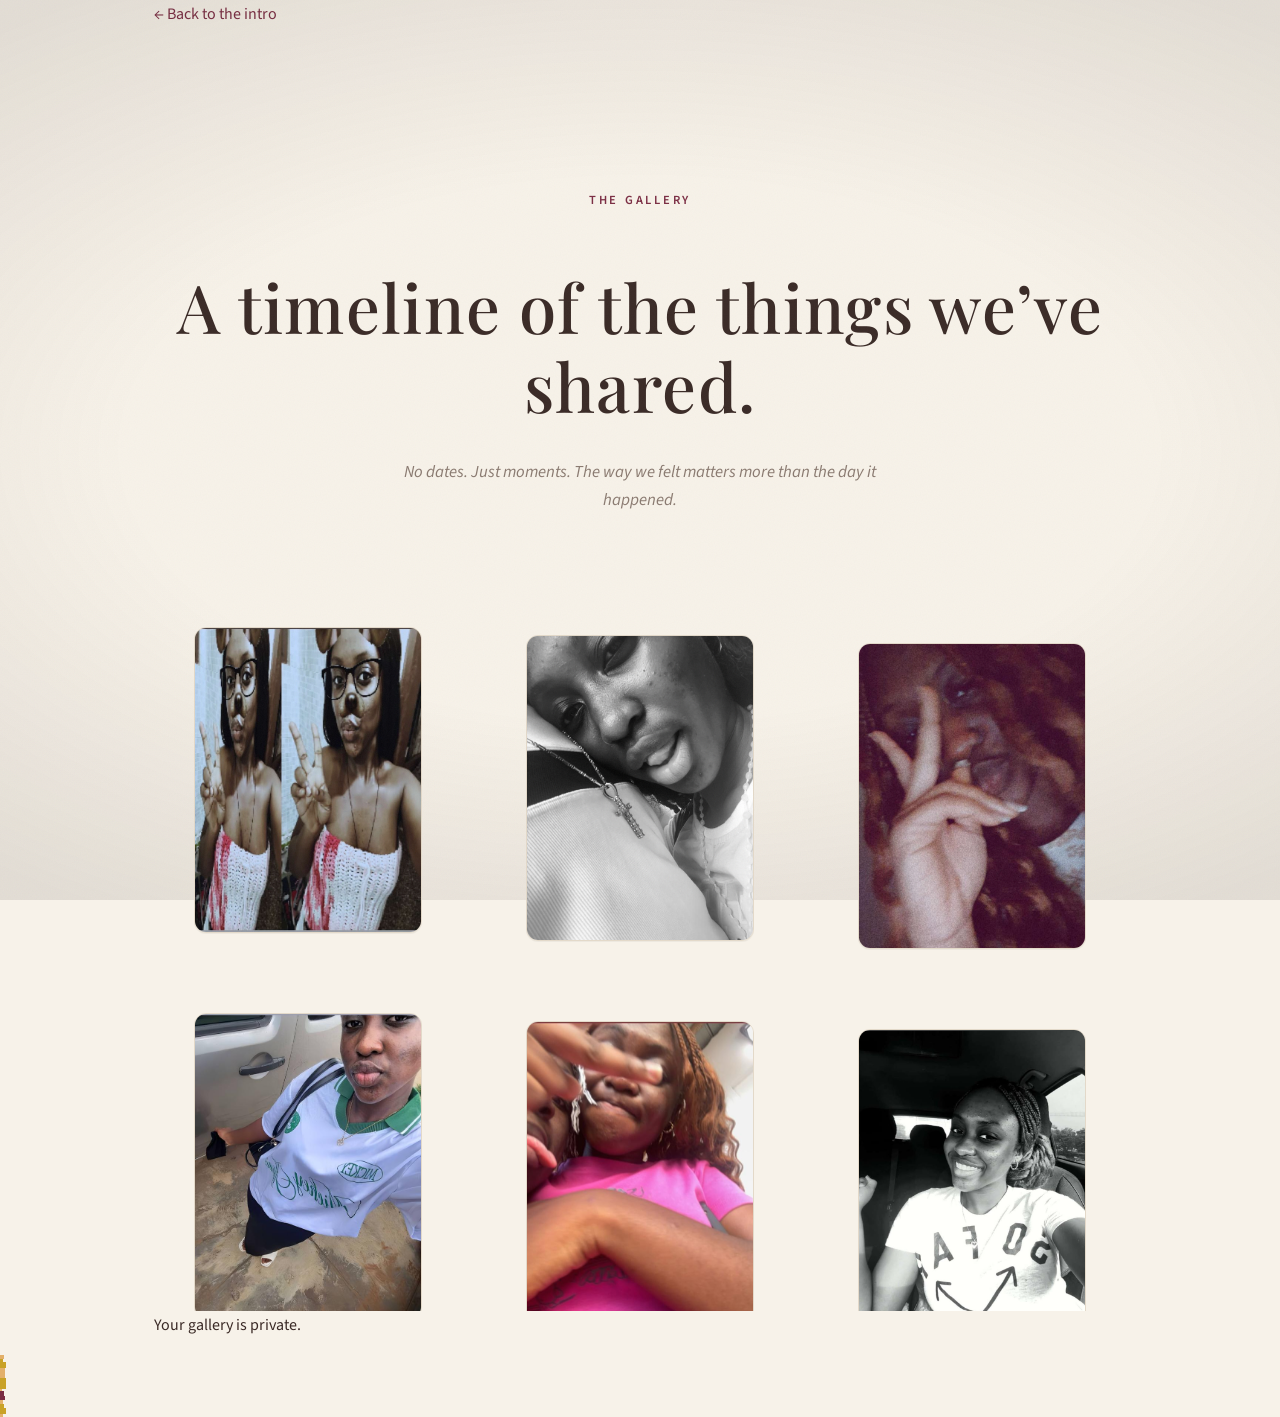
<file: gallery.html>
<!DOCTYPE html>
<html lang="en">
<head>
  <meta charset="UTF-8">
  <meta name="viewport" content="width=device-width, initial-scale=1.0">
  <title>The Gallery — Happy Birthday</title>
  <meta name="description" content="A timeline of the things we've shared." />
  <link rel="preconnect" href="https://fonts.googleapis.com">
  <link rel="preconnect" href="https://fonts.gstatic.com" crossorigin>
  <link href="https://fonts.googleapis.com/css2?family=Playfair+Display:ital,wght@0,500;1,500&family=Source+Sans+3:wght@400;600&display=swap" rel="stylesheet">
  <link rel="stylesheet" href="styles.css">
</head>
<body>
  <main class="wrap">
    <nav class="wrap nav" aria-label="Page navigation">
      <a href="index.html">&larr; Back to the intro</a>
    </nav>

    <section class="intro">
      <div class="reveal" data-delay="1">
        <p class="eyebrow">The Gallery</p>
        <h1>A timeline of the things we&rsquo;ve shared.</h1>
        <p class="intro-sub">No dates. Just moments. The way we felt matters more than the day it happened.</p>
      </div>
    </section>

    <div class="gallery-grid wrap" id="galleryGrid">
      <figure class="photo-card reveal" data-delay="1">
        <img src="assets/Images/WhatsApp Image 2026-10-10 at 10.54.21.jpeg" alt="The day we met" loading="lazy">
        <figcaption><strong>How we met</strong><span>The first time we looked at each other like that.</span></figcaption>
      </figure>

      <figure class="photo-card reveal" data-delay="2">
        <img src="assets/Images/WhatsApp Image 2026-10-01 at 21.16.52.jpeg" alt="A love moment" loading="lazy">
        <figcaption><strong>A love moment</strong><span>When it didn&rsquo;t feel like anything needed to change.</span></figcaption>
      </figure>

      <figure class="photo-card reveal" data-delay="3">
        <img src="assets/Images/WhatsApp Image 2026-10-01 at 21.16.52 (1).jpeg" alt="A trip" loading="lazy">
        <figcaption><strong>A trip</strong><span>The place we went, the way it smelled there.</span></figcaption>
      </figure>

      <figure class="photo-card reveal" data-delay="4">
        <img src="assets/Images/WhatsApp Image 2026-10-01 at 21.16.52 (2).jpeg" alt="Ordinary Tuesday" loading="lazy">
        <figcaption><strong>Ordinary Tuesday</strong><span>What made this Tuesday ordinary in the best way.</span></figcaption>
      </figure>

      <figure class="photo-card reveal" data-delay="5">
        <img src="assets/Images/WhatsApp Image 2026-10-01 at 21.16.52 (3).jpeg" alt="Now" loading="lazy">
        <figcaption><strong>Now</strong><span>Some days, I still can&rsquo;t believe you&rsquo;re mine.</span></figcaption>
      </figure>

      <figure class="photo-card reveal" data-delay="6">
        <img src="assets/Images/WhatsApp Image 2026-10-08 at 13.59.22.jpeg" alt="Night light" loading="lazy">
        <figcaption><strong>Night light</strong><span>The quiet hours, when it&rsquo;s just us.</span></figcaption>
      </figure>
    </div>

    <footer class="wrap footer">
      <p>Your gallery is private.</p>
    </footer>
  </main>

  <script src="app.js"></script>
</body>
</html>
</file>
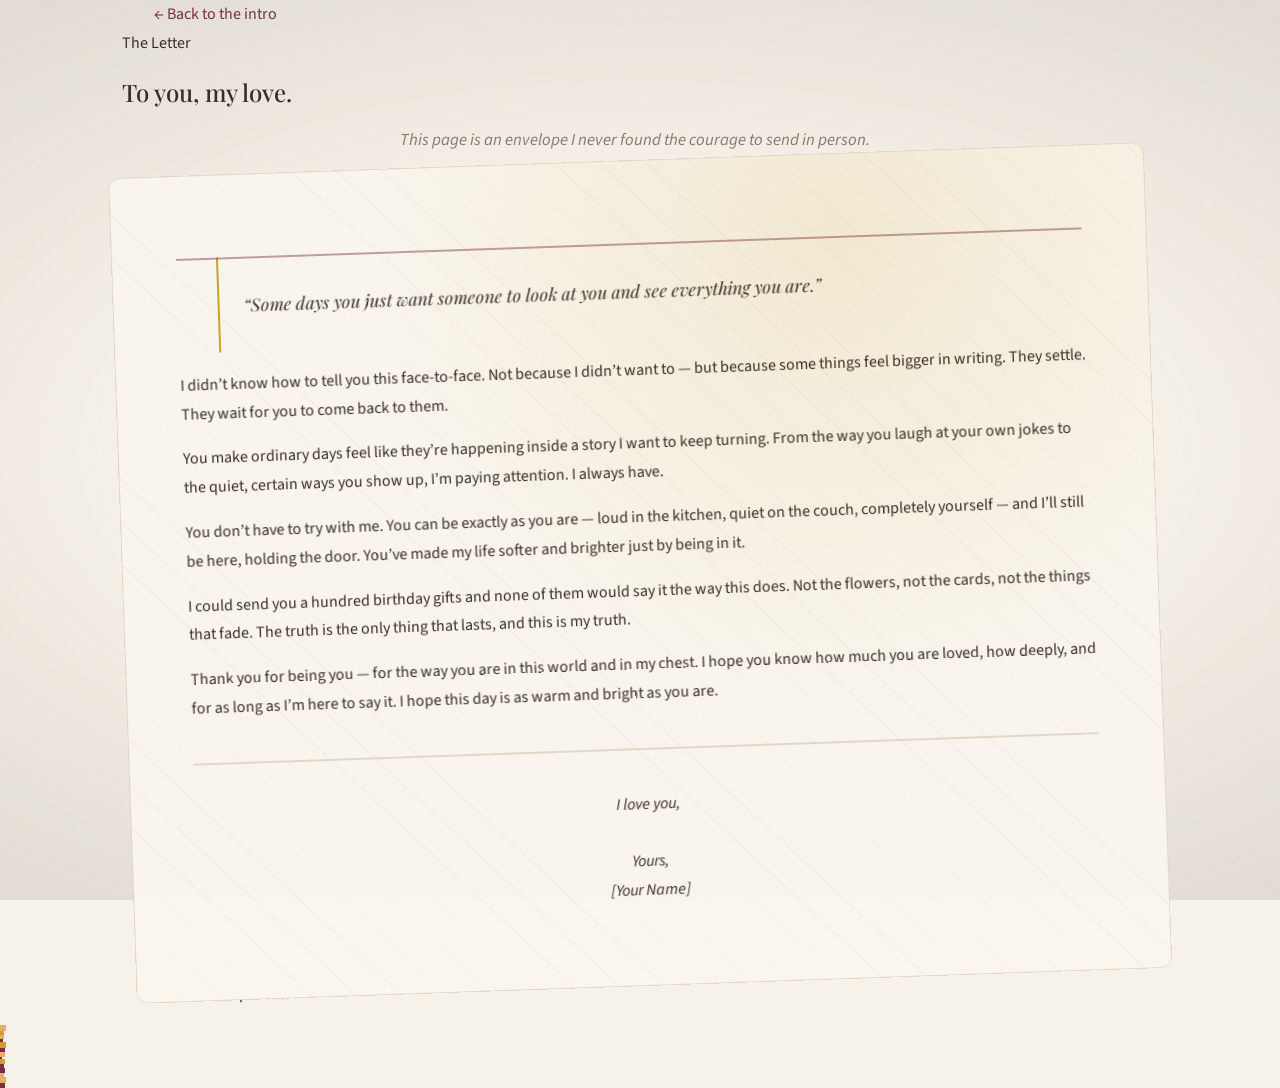
<file: letter.html>
<!DOCTYPE html>
<html lang="en">
<head>
  <meta charset="UTF-8" />
  <meta name="viewport" content="width=device-width, initial-scale=1.0" />
  <title>The Letter — Happy Birthday</title>
  <meta name="description" content="The letter, just for her." />
  <link rel="preconnect" href="https://fonts.googleapis.com" />
  <link rel="preconnect" href="https://fonts.gstatic.com" crossorigin />
  <link href="https://fonts.googleapis.com/css2?family=Playfair+Display:ital,wght@0,500;1,500&family=Source+Sans+3:wght@400;600&display=swap" rel="stylesheet" />
  <link rel="stylesheet" href="styles.css" />
</head>
<body>

  <main class="wrap">

    <nav class="wrap nav" aria-label="Page navigation">
      <a href="index.html">&larr; Back to the intro</a>
    </nav>

    <section class="page-head">
      <p class="eyebrow">The Letter</p>
      <h1>To you, my love.</h1>
      <p class="intro-sub">This page is an envelope I never found the courage to send in person.</p>
    </section>

    <div class="letter-paper wrap">
      <div class="unfold-entry" id="unfoldEntry">
        <p>Unfolding the letter&hellip;</p>
      </div>
      <div class="letter-body reveal" data-delay="1">
        <blockquote class="letter-quote">&ldquo;Some days you just want someone to look at you and see everything you are.&rdquo;</blockquote>
        <p>
          I didn&rsquo;t know how to tell you this face-to-face. Not because I
          didn&rsquo;t want to &mdash; but because some things feel bigger in
          writing. They settle. They wait for you to come back to them.
        </p>
        <p>
          You make ordinary days feel like they&rsquo;re happening inside a
          story I want to keep turning. From the way you laugh at your own
          jokes to the quiet, certain ways you show up, I&rsquo;m paying
          attention. I always have.
        </p>
        <p>
          You don&rsquo;t have to try with me. You can be exactly as you are
          &mdash; loud in the kitchen, quiet on the couch, completely yourself
          &mdash; and I&rsquo;ll still be here, holding the door. You&rsquo;ve
          made my life softer and brighter just by being in it.
        </p>
        <p>
          I could send you a hundred birthday gifts and none of them would
          say it the way this does. Not the flowers, not the cards, not the
          things that fade. The truth is the only thing that lasts, and this
          is my truth.
        </p>
        <p>
          Thank you for being you &mdash; for the way you are in this world
          and in my chest. I hope you know how much you are loved, how deeply,
          and for as long as I&rsquo;m here to say it. I hope this day is as
          warm and bright as you are.
        </p>

        <hr class="letter-rule" />
        <p class="letter-sign"><span class="signature">I love you,</span><br>Yours,<br>[Your Name]</p>
      </div>
    </div>

    <footer class="wrap footer">
      <p>This letter is private.</p>
    </footer>

  </main>

  <script src="app.js"></script>
</body>
</html>
</file>
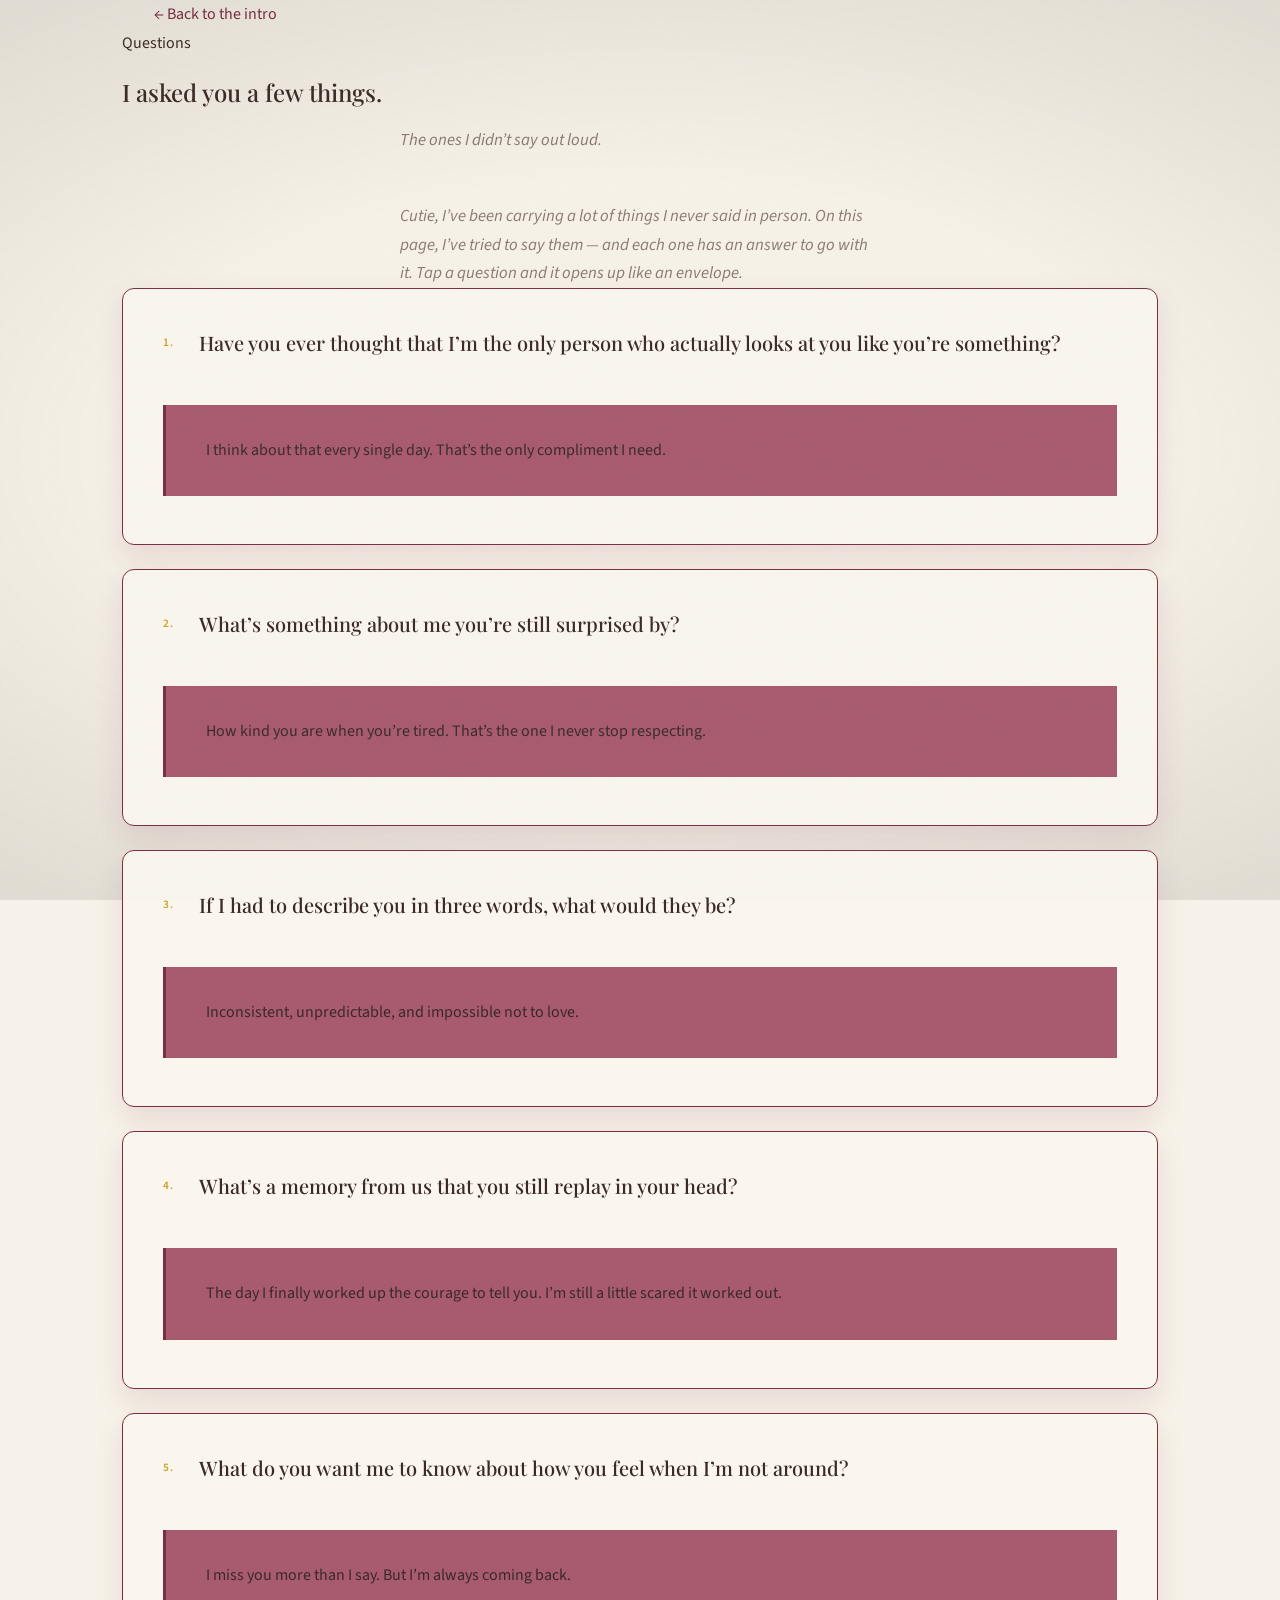
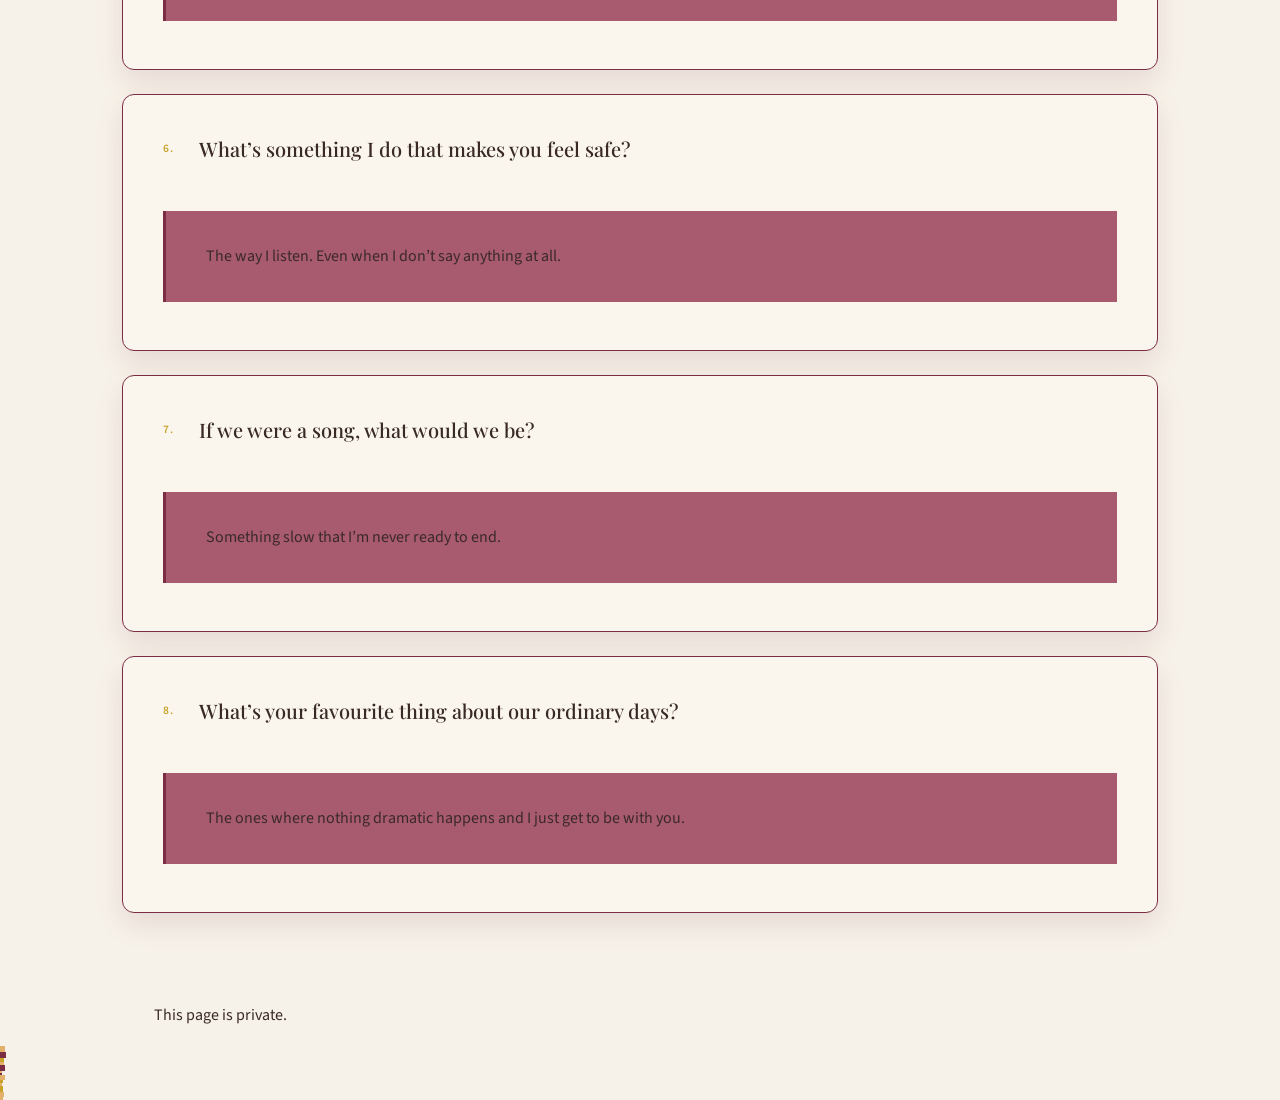
<file: questions.html>
<!DOCTYPE html>
<html lang="en">
<head>
  <meta charset="UTF-8" />
  <meta name="viewport" content="width=device-width, initial-scale=1.0" />
  <title>Questions for Gwiyomi — Happy Birthday</title>
  <meta name="description" content="The questions I've been hiding — came out on this page." />
  <link rel="preconnect" href="https://fonts.googleapis.com" />
  <link rel="preconnect" href="https://fonts.gstatic.com" crossorigin />
  <link href="https://fonts.googleapis.com/css2?family=Playfair+Display:ital,wght@0,500;1,500&family=Source+Sans+3:wght@400;600&display=swap" rel="stylesheet" />
  <link rel="stylesheet" href="styles.css" />
</head>
<body>

  <main class="wrap">

    <nav class="wrap nav" aria-label="Page navigation">
      <a href="index.html">&larr; Back to the intro</a>
    </nav>

    <section class="page-head">
      <p class="eyebrow">Questions</p>
      <h1>I asked you a few things.</h1>
      <p class="intro-sub">The ones I didn&rsquo;t say out loud.</p>
    </section>

    <div class="questions wrap">

      <p class="intro-sub">
        Cutie, I&rsquo;ve been carrying a lot of things I never said in person.
        On this page, I&rsquo;ve tried to say them &mdash; and each one has an answer to go with it.
        Tap a question and it opens up like an envelope.
      </p>

      <details class="q-card reveal" data-delay="1" open>
        <summary>
          <span class="q-number">1.</span>
          <span class="q-text">Have you ever thought that I&rsquo;m the only person who actually looks at you like you&rsquo;re something?</span>
        </summary>
        <p class="q-answer">I think about that every single day. That&rsquo;s the only compliment I need.</p>
      </details>

      <details class="q-card reveal" data-delay="2" open>
        <summary>
          <span class="q-number">2.</span>
          <span class="q-text">What&rsquo;s something about me you&rsquo;re still surprised by?</span>
        </summary>
        <p class="q-answer">How kind you are when you&rsquo;re tired. That&rsquo;s the one I never stop respecting.</p>
      </details>

      <details class="q-card reveal" data-delay="3" open>
        <summary>
          <span class="q-number">3.</span>
          <span class="q-text">If I had to describe you in three words, what would they be?</span>
        </summary>
        <p class="q-answer">Inconsistent, unpredictable, and impossible not to love.</p>
      </details>

      <details class="q-card reveal" data-delay="4" open>
        <summary>
          <span class="q-number">4.</span>
          <span class="q-text">What&rsquo;s a memory from us that you still replay in your head?</span>
        </summary>
        <p class="q-answer">The day I finally worked up the courage to tell you. I&rsquo;m still a little scared it worked out.</p>
      </details>

      <details class="q-card reveal" data-delay="5" open>
        <summary>
          <span class="q-number">5.</span>
          <span class="q-text">What do you want me to know about how you feel when I&rsquo;m not around?</span>
        </summary>
        <p class="q-answer">I miss you more than I say. But I&rsquo;m always coming back.</p>
      </details>

      <details class="q-card reveal" data-delay="6" open>
        <summary>
          <span class="q-number">6.</span>
          <span class="q-text">What&rsquo;s something I do that makes you feel safe?</span>
        </summary>
        <p class="q-answer">The way I listen. Even when I don&rsquo;t say anything at all.</p>
      </details>

      <details class="q-card reveal" data-delay="7" open>
        <summary>
          <span class="q-number">7.</span>
          <span class="q-text">If we were a song, what would we be?</span>
        </summary>
        <p class="q-answer">Something slow that I&rsquo;m never ready to end.</p>
      </details>

      <details class="q-card reveal" data-delay="8" open>
        <summary>
          <span class="q-number">8.</span>
          <span class="q-text">What&rsquo;s your favourite thing about our ordinary days?</span>
        </summary>
        <p class="q-answer">The ones where nothing dramatic happens and I just get to be with you.</p>
      </details>

    </div>

    <footer class="wrap footer">
      <p>This page is private.</p>
    </footer>

  </main>

  <script src="app.js"></script>
</body>
</html>
</file>
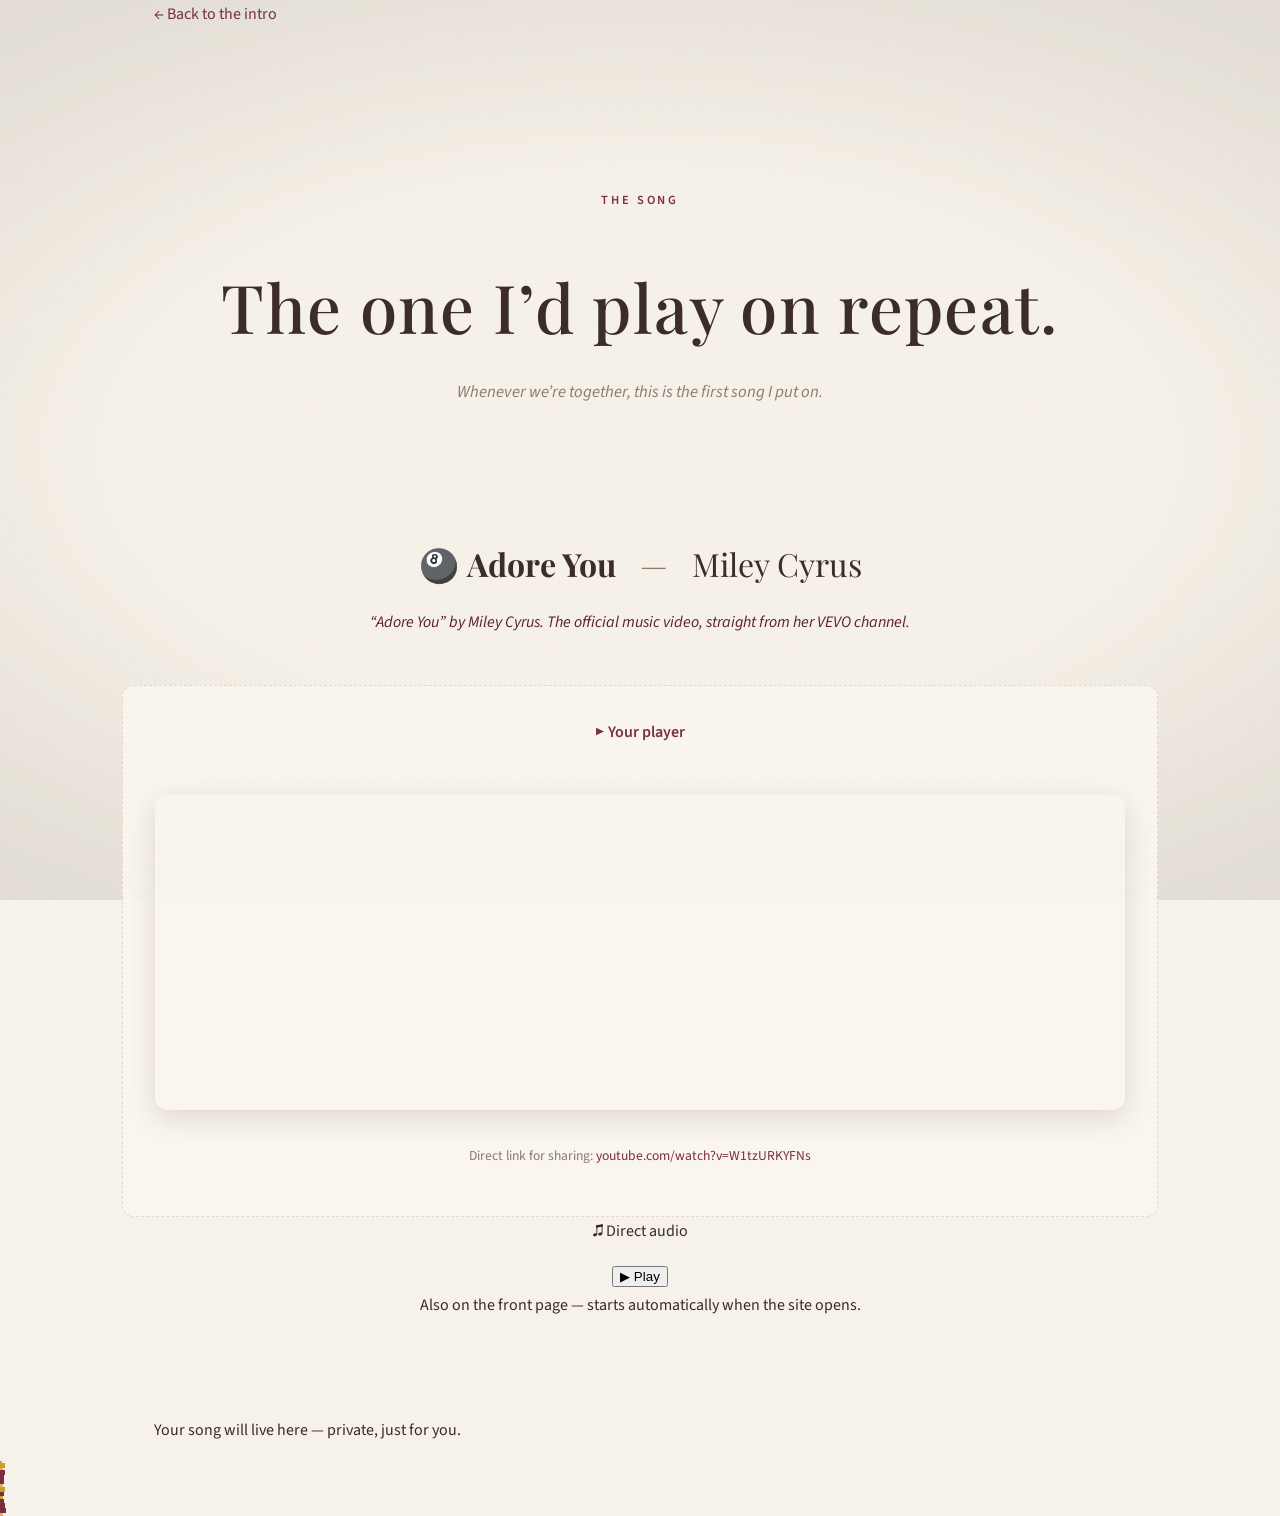
<file: song.html>
<!DOCTYPE html>
<html lang="en">
<head>
  <meta charset="UTF-8">
  <meta name="viewport" content="width=device-width, initial-scale=1.0">
  <title>The Song — Happy Birthday</title>
  <meta name="description" content="Your song, waiting." />
  <link rel="preconnect" href="https://fonts.googleapis.com">
  <link rel="preconnect" href="https://fonts.gstatic.com" crossorigin>
  <link href="https://fonts.googleapis.com/css2?family=Playfair+Display:ital,wght@0,500;1,500&family=Source+Sans+3:wght@400;600&display=swap" rel="stylesheet">
  <link rel="stylesheet" href="styles.css">
</head>
<body>
  <main class="wrap">
    <nav class="wrap nav" aria-label="Page navigation">
      <a href="index.html">&larr; Back to the intro</a>
    </nav>

    <section class="intro">
      <div class="reveal" data-delay="1">
        <p class="eyebrow">The Song</p>
        <h1>The one I&rsquo;d play on repeat.</h1>
        <p class="intro-sub">Whenever we&rsquo;re together, this is the first song I put on.</p>
      </div>
    </section>

    <div class="song-block wrap">
      <p class="song-meta">
        <span>&#127921;</span>
        <strong>Adore You</strong>
        <span class="dash">&mdash;</span>
        <span>Miley Cyrus</span>
      </p>
      <p class="song-sub"><em>&ldquo;Adore You&rdquo; by Miley Cyrus. The official music video, straight from her VEVO channel.</em></p>

      <div class="embed-cue reveal" data-delay="2">
        <p class="embed-label">&#9654; Your player</p>
        <div class="embed-row">
          <iframe class="youtube-embed" width="100%" height="315" src="https://www.youtube.com/embed/W1tzURKYFNs" title="Adore You (Official Music Video) by Miley Cyrus" frameborder="0" allow="accelerometer; autoplay; clipboard-write; encrypted-media; gyroscope; picture-in-picture" allowfullscreen></iframe>
        </div>
        <p class="embed-hint">Direct link for sharing: <a href="https://www.youtube.com/watch?v=W1tzURKYFNs" target="_blank" rel="noopener">youtube.com/watch?v=W1tzURKYFNs</a></p>
      </div>

      <div class="audio-block reveal" data-delay="3">
        <p class="audio-label">&#9835; Direct audio</p>
        <audio id="giftMusic2" preload="auto">
          <source src="assets/song/adore-you.mp3" type="audio/mpeg">
          Your browser does not support the audio element.
        </audio>
        <button class="btn" id="playSongBtn">&#9654; Play</button>
        <p class="audio-hint">Also on the front page &mdash; starts automatically when the site opens.</p>
      </div>
    </div>

    <footer class="wrap footer">
      <p>Your song will live here &mdash; private, just for you.</p>
    </footer>
  </main>

  <script>
    (function () {
      "use strict";
      var audio = document.getElementById("giftMusic2");
      var btn = document.getElementById("playSongBtn");
      if (btn) btn.addEventListener("click", function () { audio.play().catch(function () {}); });
      // autoplay
      audio.play().catch(function () {});
    })();
  </script>
  <script src="app.js"></script>
</body>
</html>
</file>
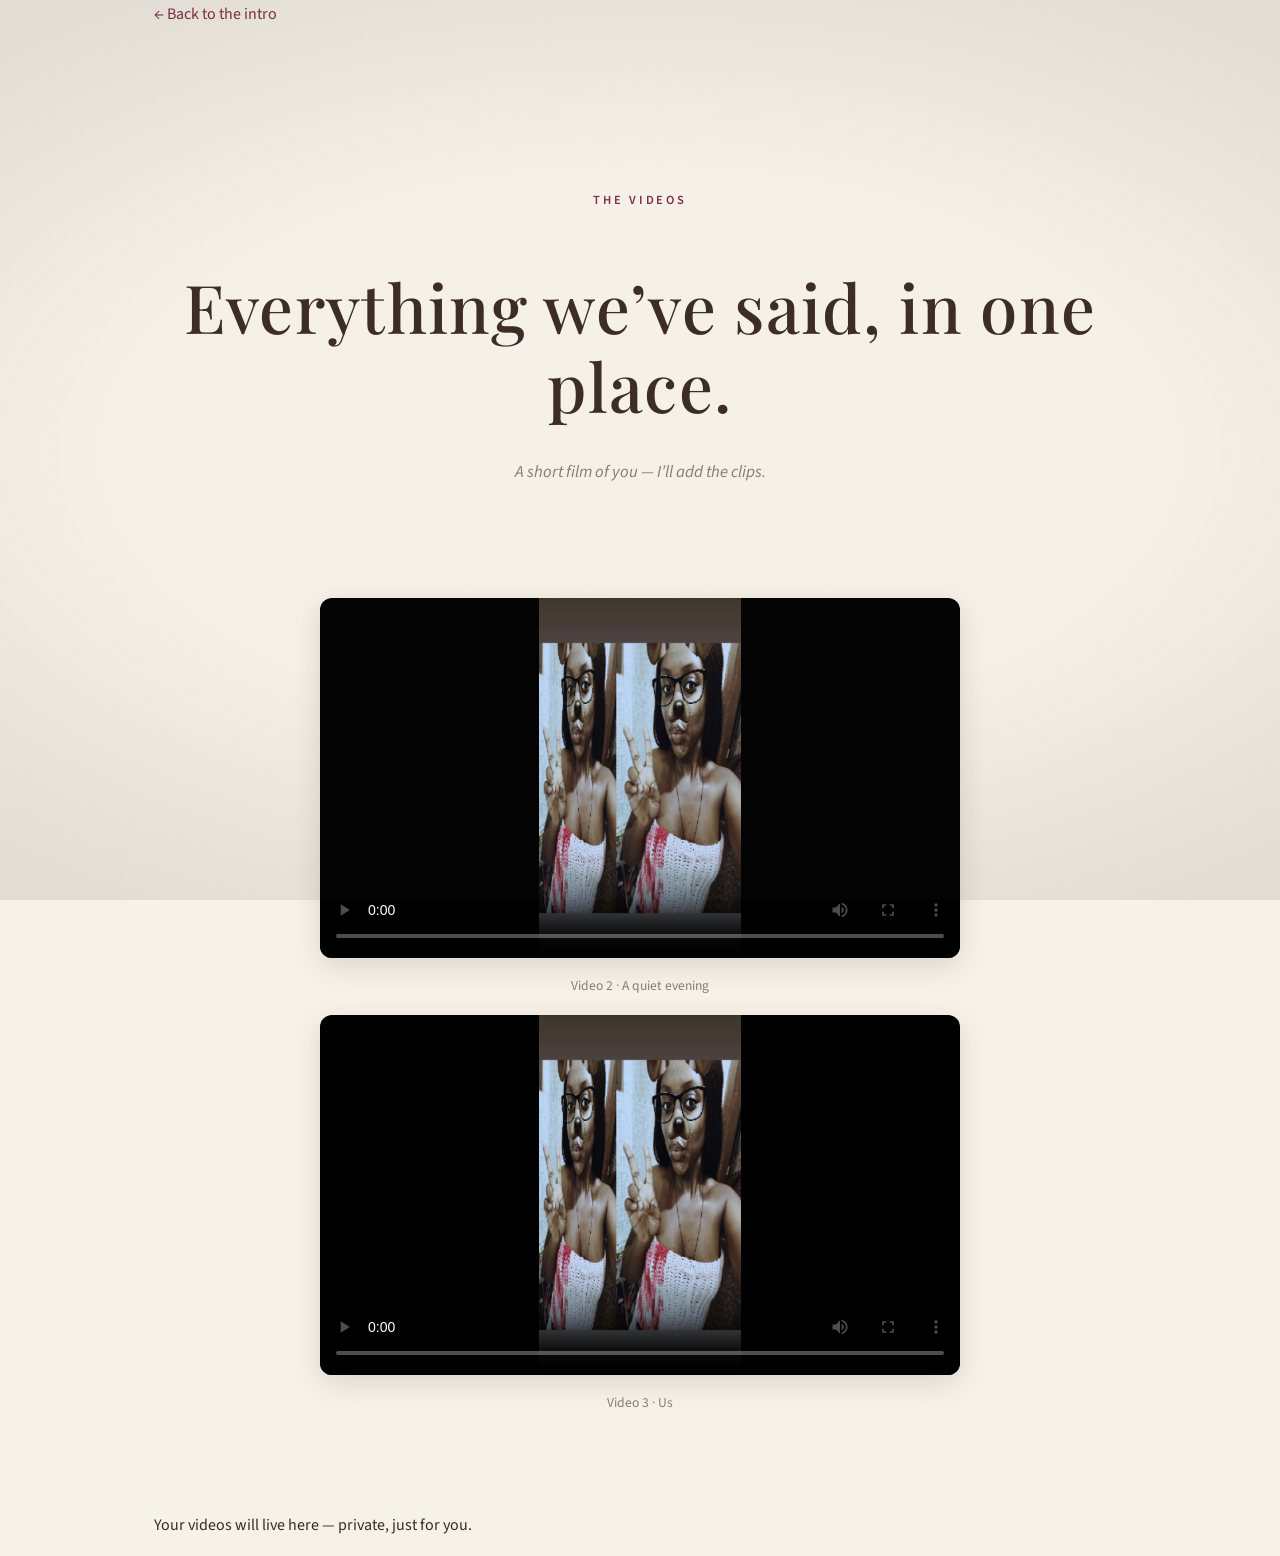
<file: videos.html>
<!DOCTYPE html>
<html lang="en">
<head>
  <meta charset="UTF-8">
  <meta name="viewport" content="width=device-width, initial-scale=1.0">
  <title>The Videos — Happy Birthday</title>
  <meta name="description" content="Our moments, in video." />
  <link rel="preconnect" href="https://fonts.googleapis.com">
  <link rel="preconnect" href="https://fonts.gstatic.com" crossorigin>
  <link href="https://fonts.googleapis.com/css2?family=Playfair+Display:ital,wght@0,500;1,500&family=Source+Sans+3:wght@400;600&display=swap" rel="stylesheet">
  <link rel="stylesheet" href="styles.css">
</head>
<body>
  <main class="wrap">
    <nav class="wrap nav" aria-label="Page navigation">
      <a href="index.html">&larr; Back to the intro</a>
    </nav>

    <section class="intro">
      <div class="reveal" data-delay="1">
        <p class="eyebrow">The Videos</p>
        <h1>Everything we&rsquo;ve said, in one place.</h1>
        <p class="intro-sub">A short film of you &mdash; I&rsquo;ll add the clips.</p>
      </div>
    </section>

    <div class="video-player wrap">
      <div class="video-row reveal" data-delay="1">
        <video class="video-card" poster="assets/Images/WhatsApp Image 2026-10-10 at 10.54.21.jpeg" preload="metadata" playsinline controls>
          <source src="assets/Videos/WhatsApp Video 2026-10-10 at 10.54.19.mp4" type="video/mp4" />
          Your browser does not support the video tag.
        </video>
        <p class="video-cap">Video 1 &middot; The beginning</p>
      </div>

      <div class="video-row reveal" data-delay="2">
        <video class="video-card" poster="assets/Images/WhatsApp Image 2026-10-10 at 10.54.21.jpeg" preload="metadata" playsinline controls>
          <source src="assets/Videos/WhatsApp Video 2026-10-10 at 10.54.28.mp4" type="video/mp4" />
          Your browser does not support the video tag.
        </video>
        <p class="video-cap">Video 2 &middot; A quiet evening</p>
      </div>

      <div class="video-row reveal" data-delay="3">
        <video class="video-card" poster="assets/Images/WhatsApp Image 2026-10-10 at 10.54.21.jpeg" preload="metadata" playsinline controls>
          <source src="assets/Videos/WhatsApp Video 2026-10-10 at 10.54.40.mp4" type="video/mp4" />
          Your browser does not support the video tag.
        </video>
        <p class="video-cap">Video 3 &middot; Us</p>
      </div>
    </div>

    <footer class="wrap footer">
      <p>Your videos will live here &mdash; private, just for you.</p>
    </footer>
  </main>

  <script src="app.js"></script>
</body>
</html>
</file>
<file: styles.css>
/**
 * Birthday Gift Site — Refined Design System v2
 * Reference: cattpine (polished, "SO CUTEEE"), yepaauoii (pink theme + music embed)
 * Palette: warm parchment + deep rose + soft gold
 * Presentation: the gift is an unboxing of elegance — rich, warm, premium.
 */

:root {
  /* ── Palette (romantic warm, premium) ── */
  --paper:       #F7F2E9;   /* warm parchment */
  --paper-soft:  #FAF6EE;   /* card surface */
  --paper-card:  #EFE5D6;   /* deeper parchment for text-on-parchment */
  --ink:         #3A2A26;   /* deep espresso */
  --ink-muted:   #5C4A43;   /* softer ink for fine print */
  --rose:        #7B2D43;   /* primary — deep rose */
  --rose-deep:   #5C1D2E;   /* deeper rose for hover/strong */
  --rose-soft:   #A85A6E;   /* mid rose for eyebrow/cues */
  --rose-glow:   #E8C9D8;   /* rose tint for glows/borders */
  --rose-tint:   #F3E4EA;   /* rose bloom for backgrounds */
  --gold:        #C9A227;   /* secondary — soft gold */
  --gold-soft:   #E3B06A;   /* lighter gold for glows */
  --taupe:       #8A7A70;   /* muted text & borders */
  --taupe-soft:  #B8A89C;   /* slightly brighter taupe */
  --line:        #E3D9C9;   /* hairline rules */
  --line-soft:   #E9E0D2;

  /* ── Type tokens ── */
  --font-serif:  "Playfair Display", "Georgia", serif;
  --font-sans:   "Source Sans 3", "Inter", "Helvetica Neue", sans-serif;

  /* ── Spacing scale (looser, premium) ── */
  --space-1: 0.5rem;
  --space-2: 1rem;
  --space-3: 1.5rem;
  --space-4: 2rem;
  --space-5: 2.5rem;
  --space-6: 3rem;
  --space-8: 4rem;
  --space-10: 5rem;
  --space-12: 6rem;
  --space-14: 7rem;
  --space-16: 8rem;
  --space-20: 10rem;

  /* ── Layout ── */
  --max-width: 1100px;
  --radius: 12px;
  --radius-sm: 6px;
  --radius-full: 9999px;

  /* ── Motion ── */
  --ease-soft: cubic-bezier(0.25, 0.46, 0.45, 0.94);
  --ease-bouncy: cubic-bezier(0.34, 1.56, 0.64, 1);
  --duration-slow: 1.2s;
  --duration-soft: 0.7s;
  --duration-faster: 0.35s;
  --reveal-distance: 28px;
}

* { box-sizing: border-box; }

html { scroll-behavior: smooth; }

body {
  background: var(--paper);
  color: var(--ink);
  font-family: var(--font-sans);
  font-size: 1rem;
  line-height: 1.8;
  -webkit-font-smoothing: antialiased;
  text-rendering: optimizeLegibility;
  margin: 0;
  padding: 0;
  min-height: 100vh;
  position: relative;
}

/* ── Grain overlay (decorative, never blocks clicks) ── */
body::after {
  content: "";
  position: fixed;
  inset: 0;
  pointer-events: none;
  z-index: 9999;
  opacity: 0.04;
  background-image: url("data:image/svg+xml,%3Csvg xmlns='http://www.w3.org/2000/svg' width='120' height='120'%3E%3Cfilter id='n'%3E%3CfeTurbulence type='fractalNoise' baseFrequency='0.85' numOctaves='2' stitchTiles='stitch'/%3E%3C/filter%3E%3Crect width='120' height='120' filter='url(%23n)' opacity='1'/%3E%3C/svg%3E");
  background-repeat: repeat;
  background-size: 120px 120px;
}

/* ── Vignette (deepens edges, adds warmth) ── */
body::before {
  content: "";
  position: fixed;
  inset: 0;
  pointer-events: none;
  z-index: 0;
  background: radial-gradient(ellipse 80% 60% at center, transparent 50%, rgba(58,42,38,0.10) 100%);
}

/* ── Selection ── */
::selection { background: var(--rose); color: var(--paper); }

/* ── Scrollbar (thin, elegant) ── */
::-webkit-scrollbar { width: 8px; height: 8px; }
::-webkit-scrollbar-track { background: var(--paper-soft); }
::-webkit-scrollbar-thumb { background: var(--rose); border-radius: var(--radius-sm); }
::-webkit-scrollbar-thumb:hover { background: var(--rose-deep); }

/* ── Layout helpers ── */
.wrap { max-width: var(--max-width); margin: 0 auto; padding: 0 var(--space-4); }

/* ── Decorative boundary: thin gold rules above and below every section ── */
.section {
  position: relative;
  padding: var(--space-12) 0;
}
.section::before,
.section::after {
  content: "";
  position: absolute;
  left: 0;
  right: 0;
  height: 1px;
  background: linear-gradient(90deg, transparent, var(--gold-soft), transparent);
}
.section::before { top: 0; }
.section::after { bottom: 0; }

/* ── Reveal on scroll ── */
.reveal {
  opacity: 0;
  transform: translateY(var(--reveal-distance));
  transition: opacity var(--duration-soft) var(--ease-soft),
              transform var(--duration-slow) var(--ease-soft);
}
.reveal.in { opacity: 1; transform: translateY(0); }
.reveal[data-delay="1"] { transition-delay: 0.1s; }
.reveal[data-delay="2"] { transition-delay: 0.2s; }
.reveal[data-delay="3"] { transition-delay: 0.3s; }
.reveal[data-delay="4"] { transition-delay: 0.4s; }
.reveal[data-delay="5"] { transition-delay: 0.5s; }
.reveal[data-delay="6"] { transition-delay: 0.6s; }

/* ── Typography ── */
h1, h2, h3, h4, .serif { font-family: var(--font-serif); font-weight: 500; line-height: 1.18; color: var(--ink); }
p  { margin: 0 0 var(--space-2); }
a  { color: var(--rose); text-decoration: none; }
strong { color: var(--ink); }
em { font-style: italic; }

/* ═══════════════════════════════
   INTRO (index.html)
   ═════════════════════════════== */
.intro {
  padding: var(--space-20) 0 var(--space-12);
  text-align: center;
  position: relative;
  overflow: hidden;
}
.intro .eyebrow {
  text-transform: uppercase;
  letter-spacing: 0.22em;
  font-size: 0.78rem;
  font-weight: 600;
  color: var(--rose);
}
.intro h1 { font-size: clamp(2.6rem, 6vw, 4.2rem); letter-spacing: 0.02em; margin-bottom: var(--space-4); }
.intro .opening-note {
  max-width: 560px;
  margin: 0 auto var(--space-6);
  color: var(--taupe);
}
.intro .opening-note + .opening-note { margin-top: var(--space-2); }
/* ── Gold rule accent below intro heading ── */
.intro .gold-rule {
  position: relative;
  max-width: 600px;
  margin: var(--space-6) auto var(--space-4);
}
.intro .gold-rule::after {
  content: "";
  position: absolute;
  left: 50%;
  transform: translateX(-50%);
  width: 60px;
  height: 2px;
  background: linear-gradient(90deg, var(--gold), transparent);
  border-radius: 2px;
}
.intro .gold-rule.gold-thick::after {
  width: 80px;
}
.intro .gold-rule.gold-full::after {
  width: 100%;
}



.intro-sub {
  max-width: 480px;
  margin: 0 auto;
  color: var(--taupe);
  font-style: italic;
  font-size: 1.05rem;
  line-height: 1.7;
}
/* ── Gift envelope / letter CTA ── */
.envelope {
  display: inline-flex;
  flex-direction: column;
  align-items: center;
  gap: var(--space-3);
  background:
    radial-gradient(circle at 30% 20%, rgba(201,162,39,0.18), transparent 55%),
    var(--paper-soft);
  border: 1px solid var(--line);
  border-radius: var(--radius);
  padding: var(--space-6);
  max-width: 400px;
  margin: var(--space-4) auto;
  box-shadow: 0 8px 24px rgba(60,30,20,0.10);
  transition: transform var(--duration-soft) var(--ease-soft),
              box-shadow var(--duration-soft) var(--ease-soft);
}
.envelope:hover {
  transform: translateY(-6px);
  box-shadow: 0 14px 36px rgba(123,45,67,0.16);
}
.envelope-label { font-weight: 600; color: var(--rose); font-size: 1rem; }
.envelope-copy { color: var(--taupe); font-style: italic; font-size: 1rem; }

/* ═══════════════════════════════
   LETTER
   ═════════════════════════════== */
.letter-paper {
  background:
    radial-gradient(circle at 70% 10%, rgba(201,162,39,0.14), transparent 45%),
    var(--paper-soft);
  border: 1px solid var(--line);
  border-radius: var(--radius);
  padding: var(--space-8);
  position: relative;
  overflow: hidden;
}
.letter-paper::before {
  content: "";
  position: absolute;
  inset: 0;
  background:
    repeating-linear-gradient(45deg, transparent, transparent 30px, rgba(123,45,67,0.045) 30px, rgba(123,45,67,0.045) 31px);
  pointer-events: none;
}
.unfold-entry {
  position: absolute;
  inset: 0;
  background: var(--paper);
  border-radius: var(--radius);
  border: 1px dashed var(--line);
  display: flex;
  align-items: center;
  justify-content: center;
  text-align: center;
  padding: var(--space-8);
  color: var(--taupe);
  font-style: italic;
  opacity: 0;
  transition: opacity var(--duration-slow) var(--ease-soft),
              transform var(--duration-slow) var(--ease-soft);
}
.unfold-entry.show { opacity: 1; transform: translateY(0); }
.letter-body { position: relative; z-index: 1; }
.letter-paper h1 { text-align: center; font-size: clamp(1.7rem, 3.5vw, 2.5rem); margin-bottom: var(--space-3); }
.letter-quote {
  font-family: var(--font-serif);
  font-style: italic;
  border-left: 2px solid var(--gold);
  padding: var(--space-4) var(--space-3);
  color: var(--ink);
  font-size: 1.1rem;
  font-style: italic;
}
.letter-rule { border: none; border-top: 2px solid var(--line); margin: var(--space-5) 0; }
.letter-rule::after {
  content: "";
  position: absolute;
  inset: 0 0 0 0;
  border-top: 2px solid var(--rose);
  opacity: 0.45;
  border-radius: 0;
}
.letter-sign { text-align: center; font-style: italic; color: var(--ink); margin-top: var(--space-5); }
.letter-sign .signature { display: block; }

/* ═══════════════════════════════
   QUESTIONS
   ═════════════════════════════== */
.questions { padding: var(--space-6) 0 var(--space-8); }

/* A single question card — native <details> fold-out */
.q-card {
  background: var(--paper-soft);
  border: 1px solid var(--line);
  border-radius: var(--radius);
  padding: var(--space-5) var(--space-5) var(--space-4);
  margin-bottom: var(--space-3);
  position: relative;
  overflow: hidden;
  transition: border-color var(--duration-soft) var(--ease-soft),
              box-shadow var(--duration-soft) var(--ease-soft);
}
.q-card:hover {
  border-color: var(--rose);
  box-shadow: 0 12px 28px rgba(123,45,67,0.12);
}
.q-card[open] {
  border-color: var(--rose);
  box-shadow: 0 12px 28px rgba(123,45,67,0.12);
}

/* The question summary row */
.q-card summary {
  list-style: none;
  cursor: pointer;
  display: flex;
  align-items: center;
  gap: var(--space-3);
  font-family: var(--font-serif);
  font-size: 1.25rem;
  color: var(--ink);
  line-height: 1.4;
}
.q-card summary::-webkit-details-marker { display: none; }
.q-card[open] summary { padding-bottom: var(--space-2); }

/* The question number */
.q-number {
  font-family: var(--font-sans);
  font-size: 0.72rem;
  font-weight: 600;
  letter-spacing: 0.12em;
  color: var(--gold);
  text-transform: uppercase;
  flex-shrink: 0;
}

/* The question text */
.q-text {
  font-weight: 500;
  color: var(--ink);
  transition: color var(--duration-soft) var(--ease-soft);
}
.q-card:hover .q-text { color: var(--rose); }

/* The answer panel that folds out */
.q-answer {
  margin-top: var(--space-4);
  padding: var(--space-4) var(--space-5);
  border-left: 3px solid var(--rose);
  background: rgba(123,45,67,0.04);
  color: var(--ink);
  font-size: 1rem;
  line-height: 1.7;
  transition: background var(--duration-soft) var(--ease-soft);
}
.q-card[open] .q-answer { background: var(--rose-soft); }

/* ═══════════════════════════════
   GALLERY
   ═════════════════════════════== */
.gallery-grid {
  display: grid;
  grid-template-columns: repeat(auto-fill, minmax(250px, 1fr));
  gap: var(--space-3);
  overflow: hidden;
  scroll-snap-type: x mandatory;
  -webkit-overflow-scrolling: touch;
}
.photo-card {
  background: var(--paper-soft);
  border: 1px solid var(--line);
  border-radius: var(--radius);
  overflow: hidden;
  box-shadow: 0 1px 0 rgba(0,0,0,0.04);
  scroll-snap-align: start;
  transition: transform var(--duration-soft) var(--ease-soft),
              box-shadow var(--duration-soft) var(--ease-soft);
}
.photo-card:hover { transform: translateY(-4px); box-shadow: 0 12px 28px rgba(123,45,67,0.15); }
.photo-card img {
  width: 100%;
  aspect-ratio: 4 / 3;
  object-fit: cover;
  display: block;
  background: var(--paper-soft);
  position: relative;
  transition: transform var(--duration-soft) var(--ease-soft);
}
.photo-card:hover img { transform: scale(1.02); }
.photo-card figcaption {
  padding: var(--space-3);
  text-align: center;
}
.photo-card figcaption strong {
  display: block;
  font-family: var(--font-serif);
  color: var(--ink);
}
.photo-card figcaption span { color: var(--taupe); font-size: 0.85rem; }

/* ═══════════════════════════════
   SONG
   ═════════════════════════════== */
.song-block { text-align: center; padding: var(--space-4) 0 var(--space-10); }
.song-block .song-meta {
  font-family: var(--font-serif);
  font-size: 2rem;
  color: var(--ink);
  margin-bottom: var(--space-2);
}
.song-block .song-meta .dash { margin: 0 var(--space-2); color: var(--taupe); }
.song-block .song-sub { color: var(--taupe); font-style: italic; margin-bottom: var(--space-6); }
.song-block .song-sub em { font-style: italic; color: var(--rose-deep); }
.embed-cue {
  background: var(--paper-soft);
  border: 1px dashed var(--line);
  border-radius: var(--radius);
  padding: var(--space-4);
  text-align: center;
}
.embed-cue .embed-label { font-weight: 600; color: var(--rose); margin-bottom: var(--space-3); }
.embed-cue .embed-hint { font-size: 0.85rem; color: var(--taupe); }
.embed-cue .youtube-embed {
  border-radius: var(--radius);
  overflow: hidden;
  box-shadow: 0 8px 28px rgba(60,30,20,0.14);
  margin: var(--space-3) 0;
}

/* ═══════════════════════════════
   VIDEOS
   ═════════════════════════════== */
.video-player { padding: var(--space-2) 0 var(--space-10); }
.video-row {
  display: flex;
  flex-direction: column;
  align-items: center;
  gap: var(--space-2);
}
.video-card {
  width: 100%;
  max-width: 640px;
  aspect-ratio: 16 / 9;
  border: none;
  display: block;
  background: #000;
  color: #fff;
  border-radius: var(--radius);
  box-shadow: 0 8px 28px rgba(60,30,20,0.14);
  transition: transform var(--duration-soft) var(--ease-soft),
              box-shadow var(--duration-soft) var(--ease-soft);
}
.video-card:hover { transform: scale(1.015); box-shadow: 0 12px 32px rgba(123,45,67,0.18); }
.video-cap {
  font-size: 0.85rem;
  color: var(--taupe);
  text-align: center;
}

/* ── Marquee ticker (decorative, romantic) ── */
.marquee {
  overflow: hidden;
  background: var(--paper-soft);
  border-top: 1px solid var(--line);
  border-bottom: 1px solid var(--line);
}
.marquee-track {
  display: flex;
  gap: var(--space-4);
  width: max-content;
  animation: marquee 36s linear infinite;
}
.marquee-track:hover { animation-play-state: paused; }
.marquee span {
  font-family: var(--font-serif);
  font-style: italic;
  color: var(--taupe);
  padding: var(--space-2) var(--space-4);
  white-space: nowrap;
  flex-shrink: 0;
}
@keyframes marquee {
  from { transform: translateX(0); }
  to   { transform: translateX(-50%); }
}



/* PRESOLVER (dark, romantic) */
#preloader {
  position: fixed;
  inset: 0;
  z-index: 2000;
  display: flex;
  flex-direction: column;
  align-items: center;
  justify-content: center;
  background: #1a0f0c;
  color: var(--paper);
  font-family: var(--font-serif);
  text-align: center;
  overflow: hidden;
  pointer-events: none;
}
.candle {
  position: relative;
  width: 14px;
  height: 34px;
  margin-bottom: 1.5rem;
}
.candle-body {
  width: 100%;
  height: 100%;
  background: linear-gradient(to bottom, #6b3a2e, #3a1f15);
  border-radius: 6px 6px 4px 4px;
  box-shadow: inset 0 1px 2px rgba(0,0,0,0.4), inset 0 -2px 3px rgba(255,180,120,0.12);
}
.candle-flame {
  position: absolute;
  top: -22px;
  left: 50%;
  width: 22px;
  height: 34px;
  margin-left: -11px;
  background: radial-gradient(ellipse 22px 34px, #ffb06a, #ff7a00 55%, #d94a00);
  border-radius: 50%;
  animation: flame 1.4s ease-in-out infinite alternate;
  pointer-events: none;
}
.candle-flame::before,
.candle-flame::after {
  content: "";
  position: absolute;
  top: 8px;
  width: 4px;
  height: 14px;
  background: rgba(255,200,140,0.35);
  border-radius: 2px;
}
.candle-flame::before { left: 6px; }
.candle-flame::after { right: 6px; }
@keyframes flame {
  0%   { transform: translateY(0) scaleX(1)   scaleY(1); opacity: 0.92; }
  25%  { transform: translateY(-3px)  scaleX(0.95)  scaleY(1.04); opacity: 1; }
  50%  { transform: translateY(0)    scaleX(1.04)  scaleY(0.96); opacity: 0.95; }
  75%  { transform: translateY(3px)  scaleX(0.97)  scaleY(1.03); opacity: 1; }
  100% { transform: translateY(0)    scaleX(1)    scaleY(1);      opacity: 0.92; }
}
.cake {
  position: relative;
  width: 120px;
  height: 64px;
  display: flex;
  flex-direction: column;
  align-items: center;
  justify-content: center;
}
.cake-body {
  width: 100%;
  height: 100%;
  background: var(--rose-tint);
  border: 2px dashed var(--rose);
  border-radius: 6px 6px 12px 12px;
  display: flex;
  align-items: flex-end;
  justify-content: center;
  padding-bottom: 8px;
}
.cake-layer {
  width: 100%;
  height: 18px;
  border-radius: 6px 6px 2px 2px;
  background: var(--rose-tint);
  box-shadow: inset 0 1px 2px rgba(255,255,255,0.15), 0 2px 4px rgba(58,42,38,0.25);
}
.cake-layer:nth-child(2) { height: 14px; }
.cake-layer:nth-child(3) { height: 10px; }
.candle-stand {
  width: 6px;
  height: 8px;
  background: #3a1f15;
  border-radius: 2px;
  margin-top: 4px;
}
.prompt {
  font-size: 0.95rem;
  letter-spacing: 0.12em;
  color: var(--gold-soft);
  margin-top: 0.75rem;
}
.prompt span { font-style: italic; color: var(--rose); }
.heart {
  position: fixed;
  width: 6px;
  height: 6px;
  border-radius: 50%;
  background: var(--rose);
  box-shadow: 0 0 6px var(--rose-glow);
  pointer-events: none;
  animation: floatUp 5s ease-in infinite;
}
@keyframes floatUp {
  0%   { transform: translateY(0)  scale(1);    opacity: 0; }
  20%  { opacity: 1; }
  100% { transform: translateY(-120px) scale(0.2); opacity: 0; }
}
#preloader.revealed {
  animation: fadeIn 1.6s ease-in forwards;
}
@keyframes fadeIn {
  0%   { opacity: 1; }
  100% { opacity: 0; }
}
.site {
  position: relative;
  z-index: 1;
  opacity: 0;
  transform: translateY(24px) scale(0.98);
  transition: opacity 1.6s ease-in-out, transform 1.6s ease-in-out;
}
.site.ready {
  opacity: 1;
  transform: translateY(0) scale(1);
}
</file>
